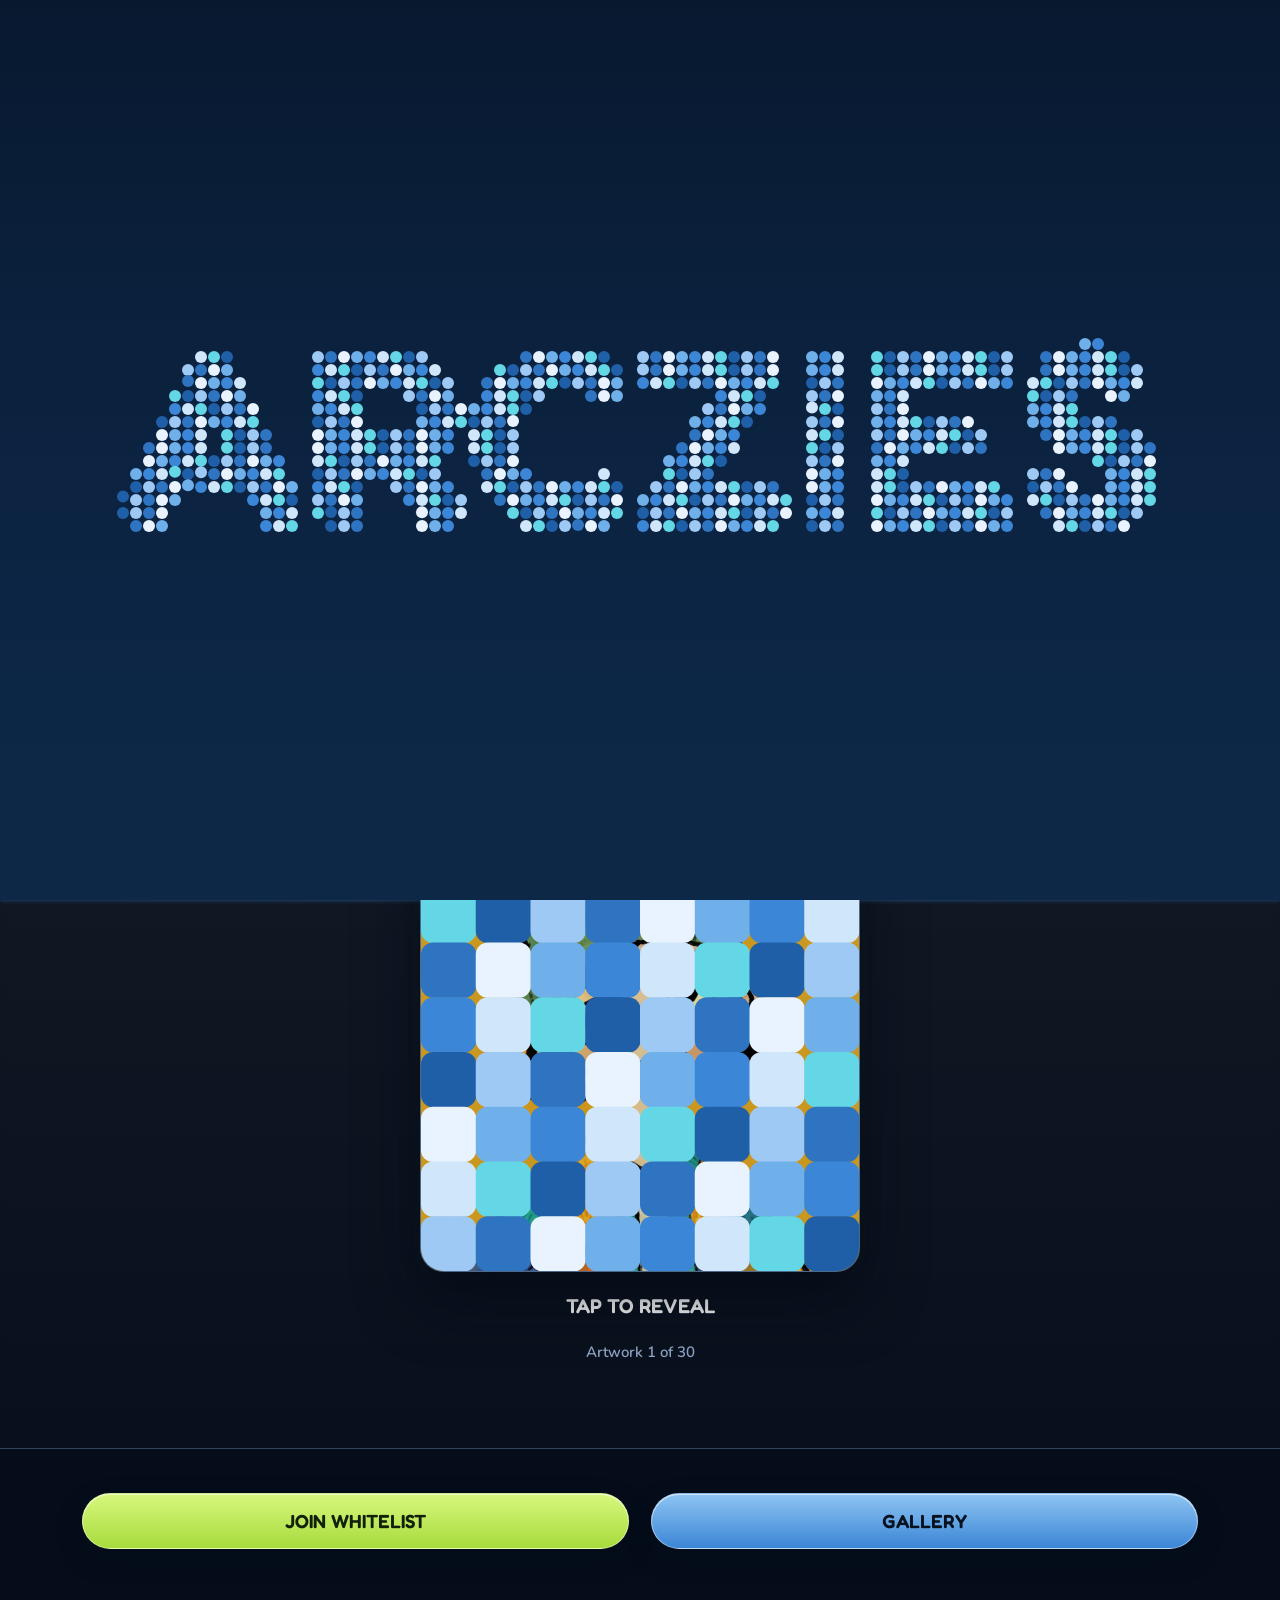
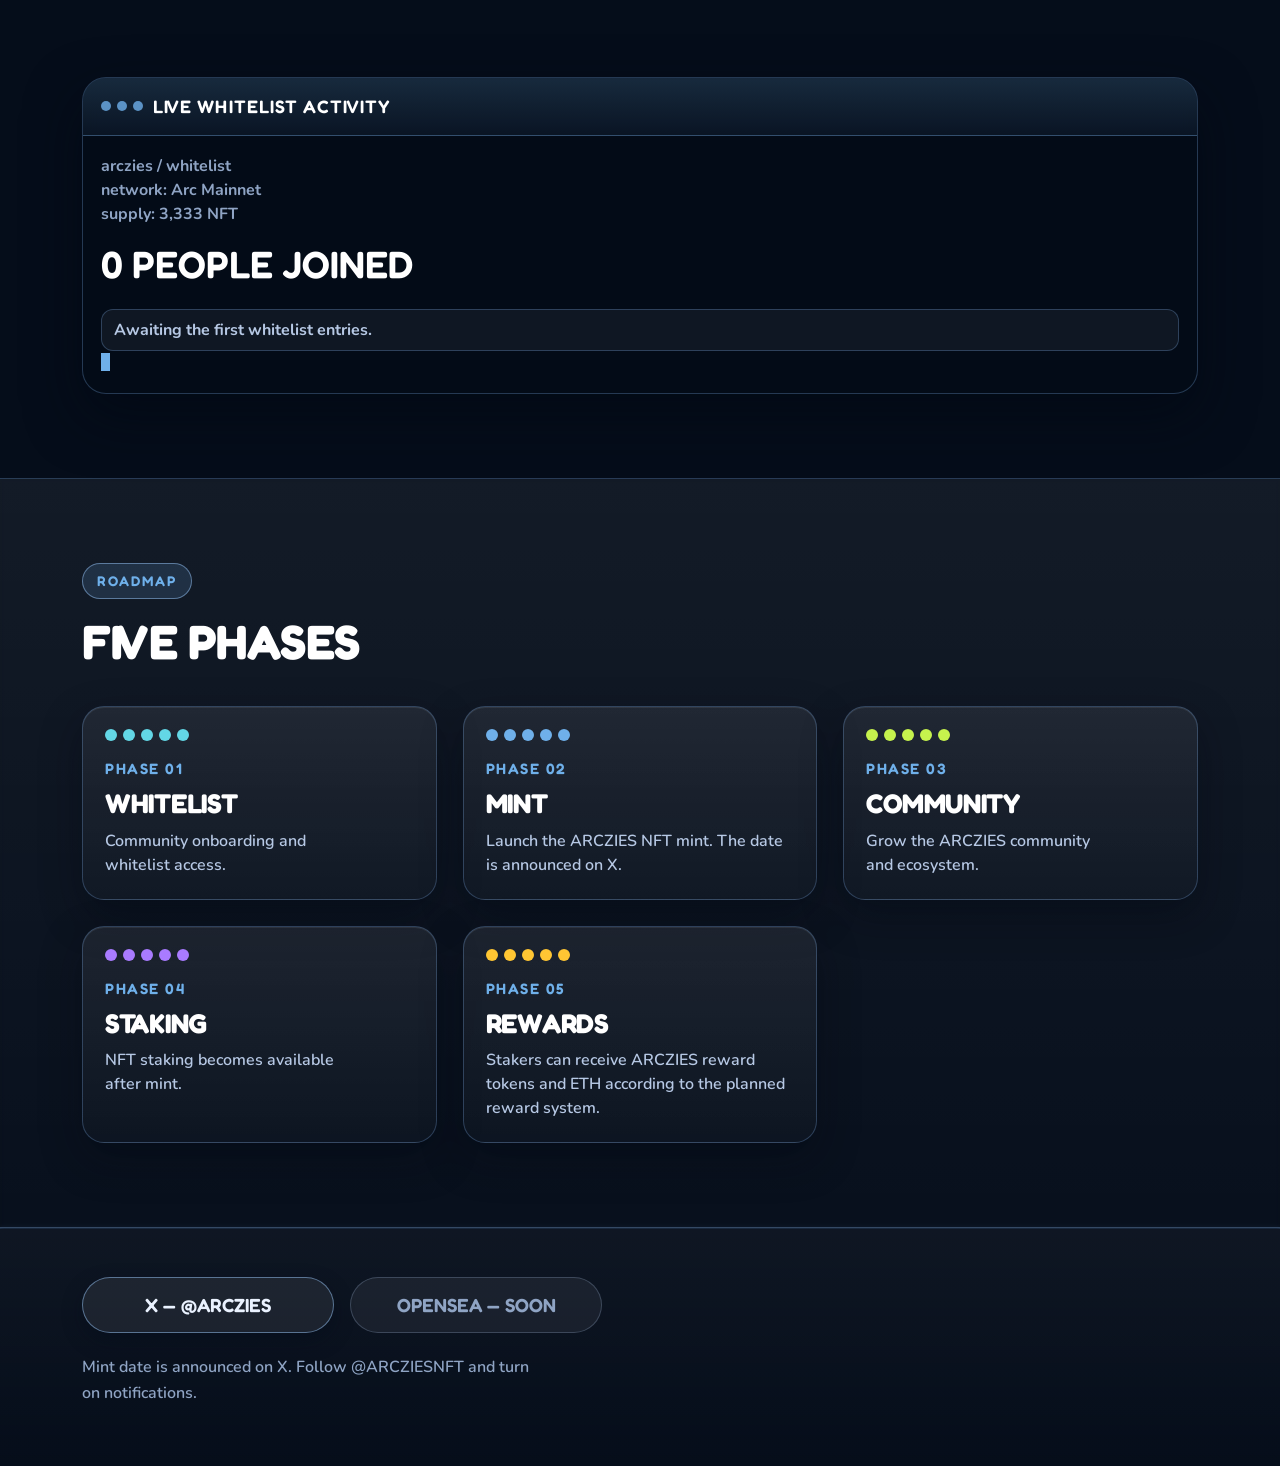
<file: index.html>
<!DOCTYPE html>
<html lang="en">
<head>
<meta charset="utf-8">
<meta name="viewport" content="width=device-width, initial-scale=1">
<title>ARCZIES 3,333 NFTs on Arc Mainnet</title>
<meta name="description" content="ARCZIES is a 3,333-piece hand-drawn character NFT collection on Arc Mainnet. Join the whitelist before mint.">
<meta property="og:title" content="ARCZIES — 3,333 NFTs on Arc Mainnet">
<meta property="og:description" content="A 3,333-piece hand-drawn character NFT collection on Arc Mainnet. Whitelist open now.">
<meta property="og:type" content="website">
<meta name="twitter:card" content="summary_large_image">
<meta name="twitter:title" content="ARCZIES — 3,333 NFTs on Arc Mainnet">
<meta name="twitter:description" content="A 3,333-piece hand-drawn character NFT collection on Arc Mainnet. Whitelist open now.">
<link rel="icon" href="assets/icons/favicon.svg" type="image/svg+xml">
<link rel="preconnect" href="https://fonts.googleapis.com">
<link rel="preconnect" href="https://fonts.gstatic.com" crossorigin>
<link href="https://fonts.googleapis.com/css2?family=Fredoka:wght@500;600;700&family=Nunito:wght@600;700;800&display=swap" rel="stylesheet">
<link rel="stylesheet" href="css/style.css">
</head>
<body data-base="">

<div id="intro" aria-hidden="true"><canvas></canvas></div>

<header class="topbar">
  <span class="brand"><img class="arc-logo" src="assets/images/arc-logo.png" width="400" height="400" alt="" style="width:26px">ARCZIES</span>
  <button class="menu-btn" id="menu-btn" type="button" aria-expanded="false" aria-controls="menu-panel" aria-label="Open menu">
    <span></span><span></span><span></span>
  </button>
</header>
<div class="rainbow-strip" aria-hidden="true"><i></i><i></i><i></i><i></i><i></i><i></i><i></i></div>

<div class="menu-panel" id="menu-panel" role="dialog" aria-modal="true" aria-label="Site menu">
  <div class="menu-card">
    <header>
      <span>MENU</span>
      <button class="menu-close" id="menu-close" type="button">CLOSE</button>
    </header>
    <nav class="menu-list">
      <a class="menu-link" href="whitelist/">WHITELIST <span class="tag">OPEN</span></a>
      <a class="menu-link" href="gallery/">GALLERY <span class="tag">VIEW</span></a>
      <a class="menu-link menu-link--locked" id="menu-staking" href="staking/">STAKING <span class="tag">LOCKED</span></a>
    </nav>
  </div>
</div>

<main>
  <!-- HERO / PROJECT INFO -->
  <section class="section hero">
    <div class="wrap">
      <p class="eyebrow">HAND-DRAWN CHARACTER NFTS</p>
      <img class="arc-logo arc-logo--hero" src="assets/images/arc-logo.png" width="400" height="400" alt="Arc network logo">
      <h1 class="h1">ARCZIES</h1>
      <p class="body-text lede">3,333 hand-drawn characters living on Arc Mainnet. Whitelist is open now — complete four social tasks and submit your wallet before mint.</p>

      <div class="info-grid">
        <div class="info-cell"><div class="k">Collection</div><div class="v">ARCZIES</div></div>
        <div class="info-cell"><div class="k">Supply</div><div class="v">3,333 NFTs</div></div>
        <div class="info-cell"><div class="k">Network</div><div class="v arc-chip"><img class="arc-logo" src="assets/images/arc-logo.png" width="400" height="400" alt="Arc network logo"><span>Arc Mainnet</span></div></div>
        <div class="info-cell"><div class="k">Category</div><div class="v">NFT Collection</div></div>
      </div>
    </div>
  </section>

  <!-- NFT REVEAL -->
  <section class="section band band--cyan">
    <div class="wrap">
      <div class="reveal-wrap">
        <p class="eyebrow" style="margin-bottom:0">MEET AN ARCZIE</p>
        <button class="reveal-stage" id="reveal-stage" type="button" aria-label="Reveal an ARCZIES artwork">
          <img id="reveal-img" alt="ARCZIES character artwork">
          <canvas id="reveal-canvas" aria-hidden="true"></canvas>
        </button>
        <p class="reveal-hint" id="reveal-hint">TAP TO REVEAL</p>
        <p class="reveal-count" id="reveal-count"></p>
      </div>
    </div>
  </section>

  <!-- MAIN ACTIONS -->
  <section class="section section--tight">
    <div class="wrap">
      <div class="btn-row">
        <a class="btn btn--purple" href="whitelist/">JOIN WHITELIST</a>
        <a class="btn" href="gallery/">GALLERY</a>
      </div>
    </div>
  </section>

  <!-- LIVE TERMINAL -->
  <section class="section">
    <div class="wrap">
      <div class="terminal">
        <div class="terminal__bar">
          <span class="dots" aria-hidden="true"><i></i><i></i><i></i></span>
          <span>LIVE WHITELIST ACTIVITY</span>
        </div>
        <div class="terminal__body" id="terminal-body">
          <div id="term-boot"></div>
          <p class="terminal__count" id="term-count" role="status">0 PEOPLE JOINED</p>
          <ul class="terminal__feed" id="term-feed"></ul>
          <span class="caret" aria-hidden="true"></span>
        </div>
      </div>
    </div>
  </section>

  <!-- ROADMAP -->
  <section class="section band band--lime">
    <div class="wrap">
      <p class="eyebrow">ROADMAP</p>
      <h2 class="h2" style="margin-bottom:clamp(24px,4vw,38px)">FIVE PHASES</h2>

      <div class="roadmap-grid">
        <article class="phase">
          <div class="phase__blocks" aria-hidden="true"><i></i><i></i><i></i><i></i><i></i></div>
          <p class="phase__no">PHASE 01</p>
          <h3 class="phase__title">WHITELIST</h3>
          <p class="phase__text">Community onboarding and whitelist access.</p>
        </article>
        <article class="phase">
          <div class="phase__blocks" aria-hidden="true"><i></i><i></i><i></i><i></i><i></i></div>
          <p class="phase__no">PHASE 02</p>
          <h3 class="phase__title">MINT</h3>
          <p class="phase__text">Launch the ARCZIES NFT mint. The date is announced on X.</p>
        </article>
        <article class="phase">
          <div class="phase__blocks" aria-hidden="true"><i></i><i></i><i></i><i></i><i></i></div>
          <p class="phase__no">PHASE 03</p>
          <h3 class="phase__title">COMMUNITY</h3>
          <p class="phase__text">Grow the ARCZIES community and ecosystem.</p>
        </article>
        <article class="phase">
          <div class="phase__blocks" aria-hidden="true"><i></i><i></i><i></i><i></i><i></i></div>
          <p class="phase__no">PHASE 04</p>
          <h3 class="phase__title">STAKING</h3>
          <p class="phase__text">NFT staking becomes available after mint.</p>
        </article>
        <article class="phase">
          <div class="phase__blocks" aria-hidden="true"><i></i><i></i><i></i><i></i><i></i></div>
          <p class="phase__no">PHASE 05</p>
          <h3 class="phase__title">REWARDS</h3>
          <p class="phase__text">Stakers can receive ARCZIES reward tokens and ETH according to the planned reward system.</p>
        </article>
      </div>
    </div>
  </section>
</main>

<footer class="footer">
  <div class="wrap">
    <div class="footer__links">
      <a class="btn btn--ghost" data-link="x-profile" href="https://x.com/ARCZIES" target="_blank" rel="noopener">X — @ARCZIES</a>
      <a class="btn btn--ghost" data-link="opensea" href="#" role="button" aria-disabled="true">OPENSEA — SOON</a>
    </div>
    <p class="footer__note">Mint date is announced on X. Follow @ARCZIESNFT and turn on notifications.</p>
  </div>
</footer>

<div id="toast-layer" aria-live="polite"></div>
<script src="js/main.js"></script>
</body>
</html>
</file>
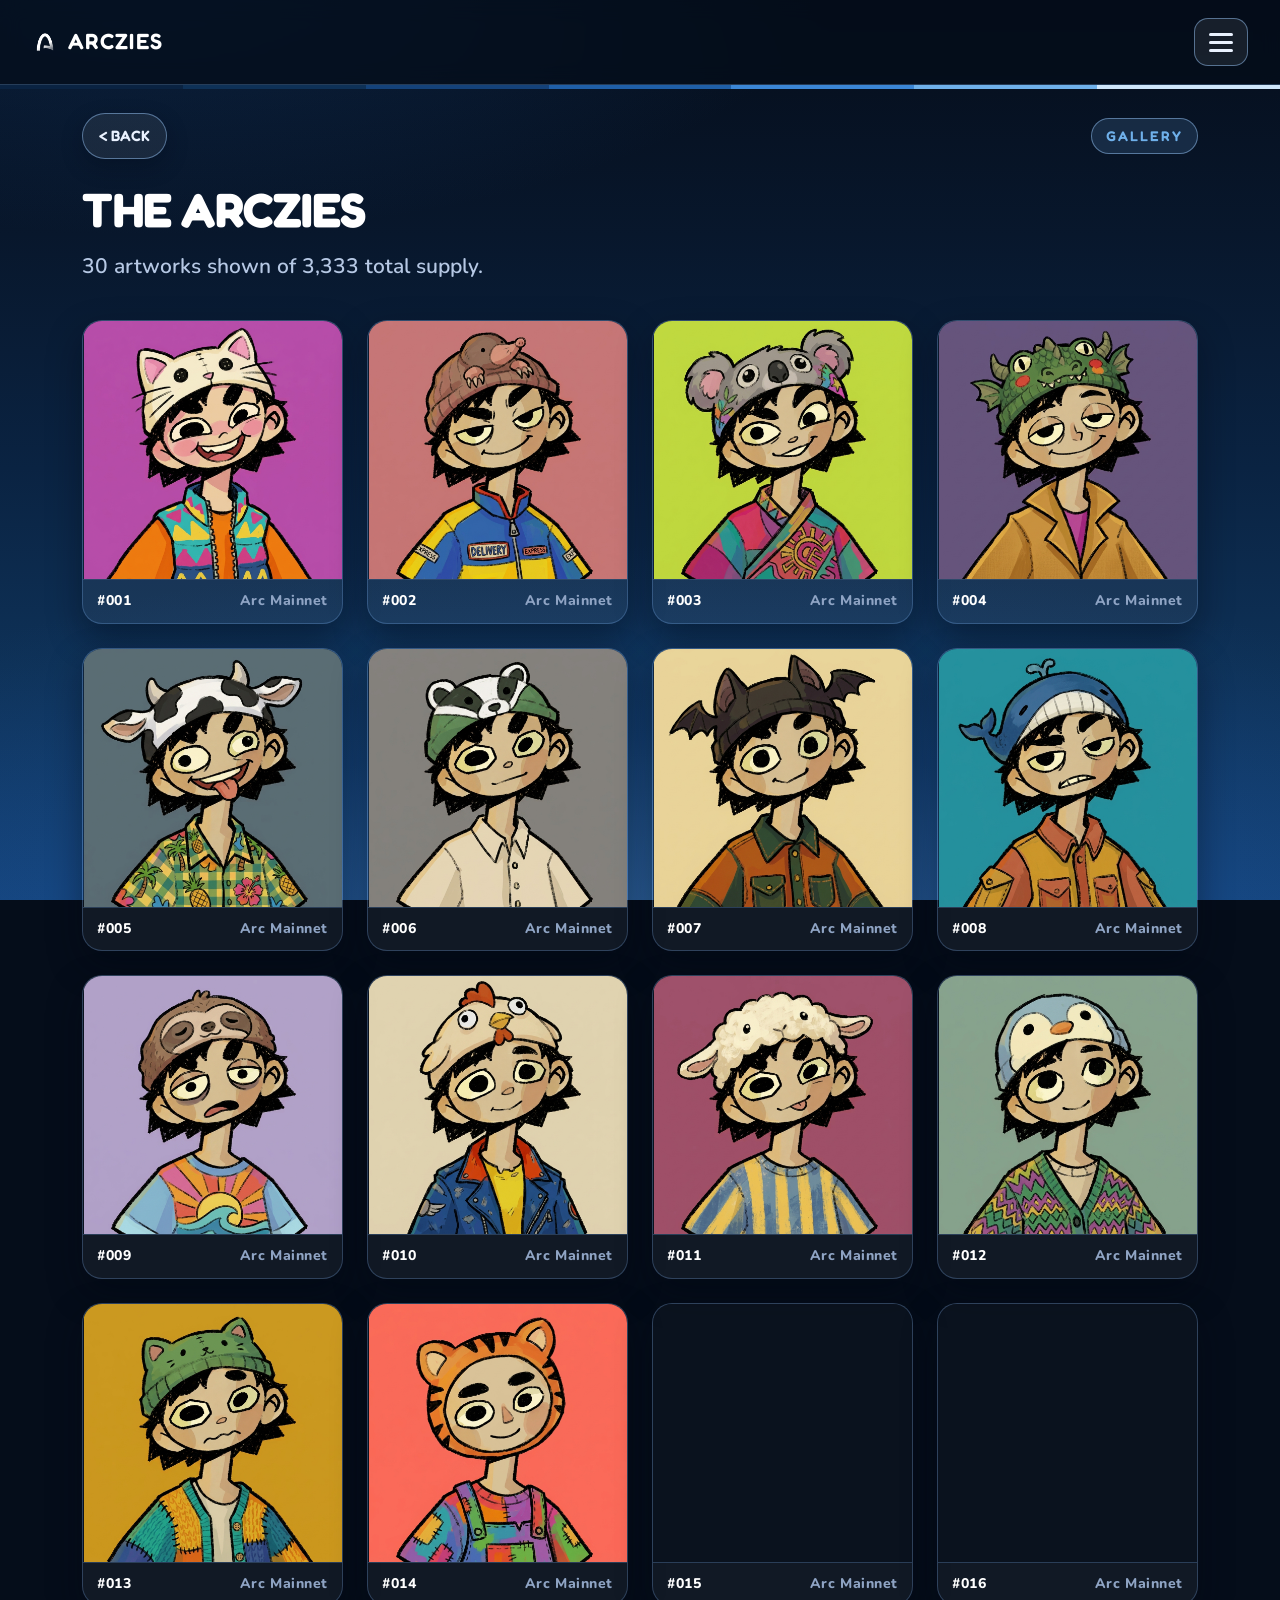
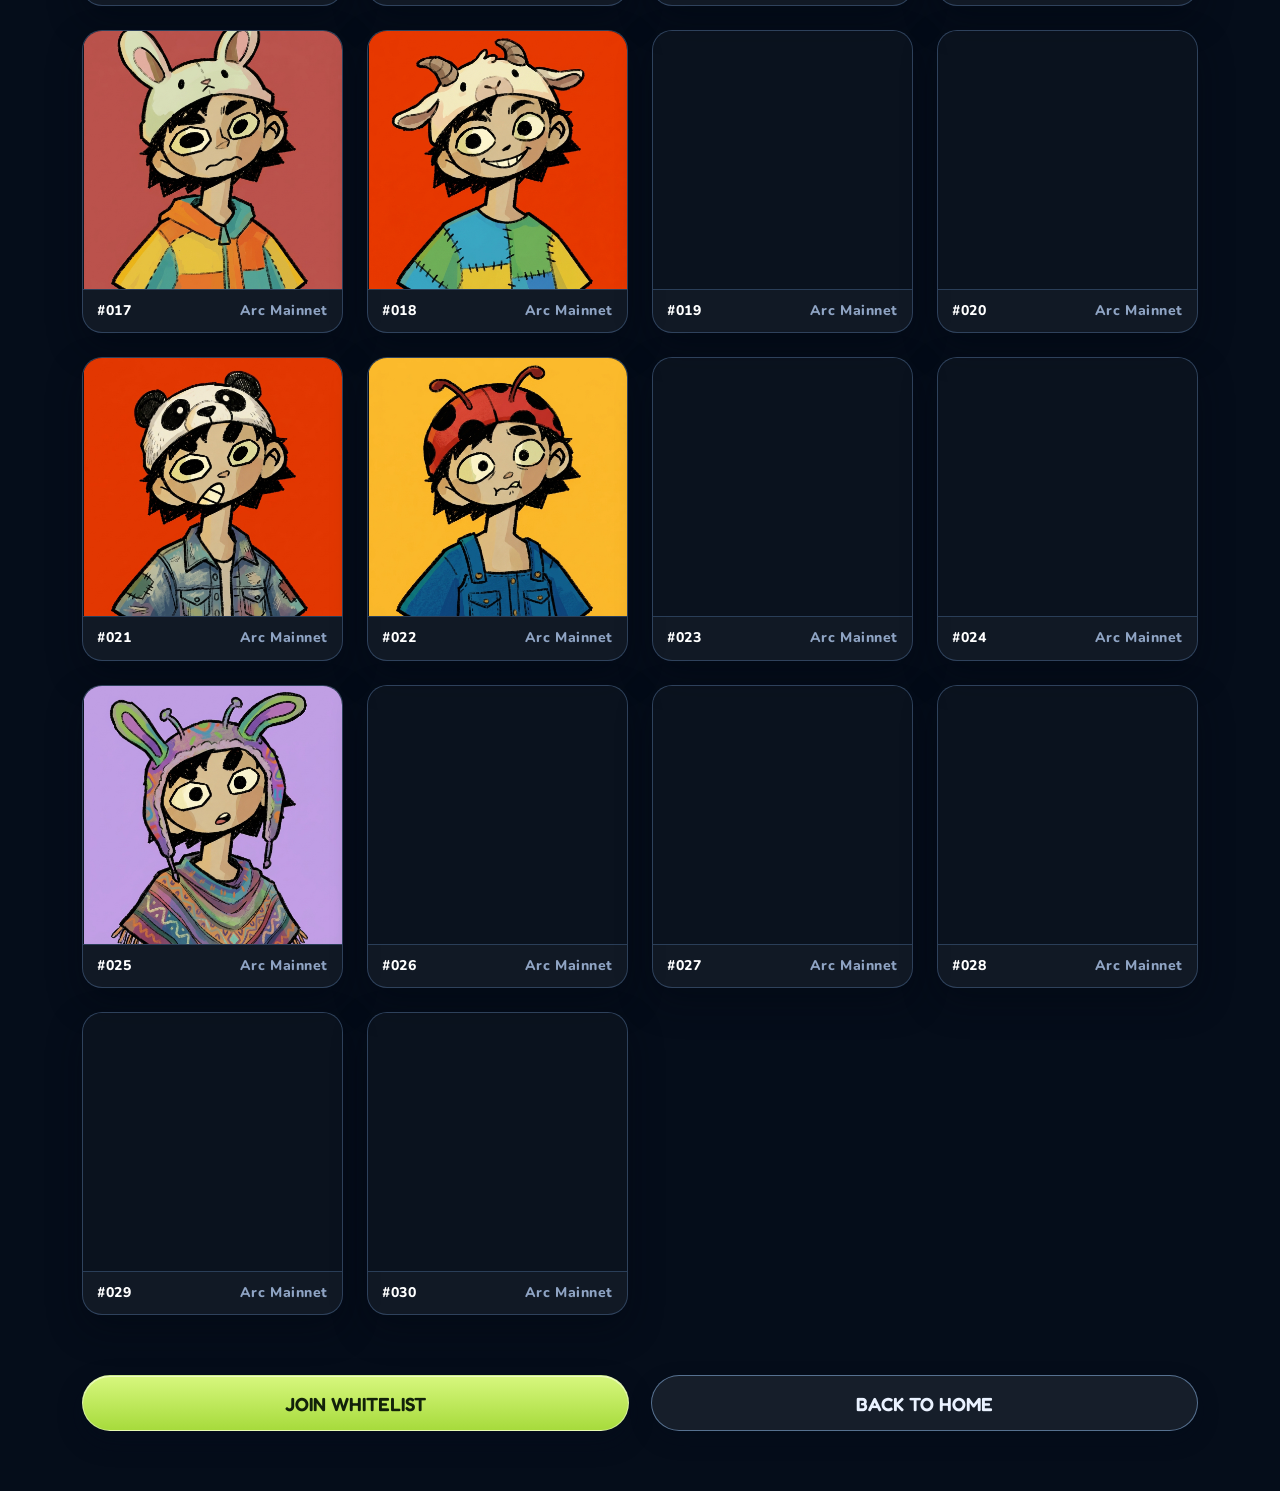
<file: gallery/index.html>
<!DOCTYPE html>
<html lang="en">
<head>
<meta charset="utf-8">
<meta name="viewport" content="width=device-width, initial-scale=1">
<title>Gallery — ARCZIES</title>
<meta name="description" content="Browse the hand-drawn ARCZIES character collection on Arc Mainnet.">
<meta property="og:title" content="Gallery — ARCZIES">
<meta property="og:description" content="Hand-drawn ARCZIES characters on Arc Mainnet.">
<link rel="icon" href="../assets/icons/favicon.svg" type="image/svg+xml">
<link rel="preconnect" href="https://fonts.googleapis.com">
<link rel="preconnect" href="https://fonts.gstatic.com" crossorigin>
<link href="https://fonts.googleapis.com/css2?family=Fredoka:wght@500;600;700&family=Nunito:wght@600;700;800&display=swap" rel="stylesheet">
<link rel="stylesheet" href="../css/style.css">
</head>
<body data-base="../">

<header class="topbar">
  <a class="brand" href="../"><img class="arc-logo" src="../assets/images/arc-logo.png" width="400" height="400" alt="" style="width:26px">ARCZIES</a>
  <button class="menu-btn" id="menu-btn" type="button" aria-expanded="false" aria-controls="menu-panel" aria-label="Open menu">
    <span></span><span></span><span></span>
  </button>
</header>
<div class="rainbow-strip" aria-hidden="true"><i></i><i></i><i></i><i></i><i></i><i></i><i></i></div>

<div class="menu-panel" id="menu-panel" role="dialog" aria-modal="true" aria-label="Site menu">
  <div class="menu-card">
    <header>
      <span>MENU</span>
      <button class="menu-close" id="menu-close" type="button">CLOSE</button>
    </header>
    <nav class="menu-list">
      <a class="menu-link" href="../whitelist/">WHITELIST <span class="tag">OPEN</span></a>
      <a class="menu-link" href="../gallery/">GALLERY <span class="tag">VIEW</span></a>
      <a class="menu-link menu-link--locked" id="menu-staking" href="../staking/">STAKING <span class="tag">LOCKED</span></a>
    </nav>
  </div>
</div>

<main class="wrap">
  <div class="page-head">
    <a class="btn btn--ghost btn--small" href="../">&lt; BACK</a>
    <p class="eyebrow">GALLERY</p>
  </div>

  <h1 class="h2" style="margin-bottom:14px">THE ARCZIES</h1>
  <p class="body-text" id="gallery-count" style="margin-bottom:clamp(24px,4vw,38px)"></p>

  <div class="gallery-grid" id="gallery-grid"></div>

  <div style="margin:clamp(34px,6vw,60px) 0">
    <div class="btn-row">
      <a class="btn btn--purple" href="../whitelist/">JOIN WHITELIST</a>
      <a class="btn btn--ghost" href="../">BACK TO HOME</a>
    </div>
  </div>
</main>

<div id="toast-layer" aria-live="polite"></div>
<script src="../js/main.js"></script>
</body>
</html>
</file>
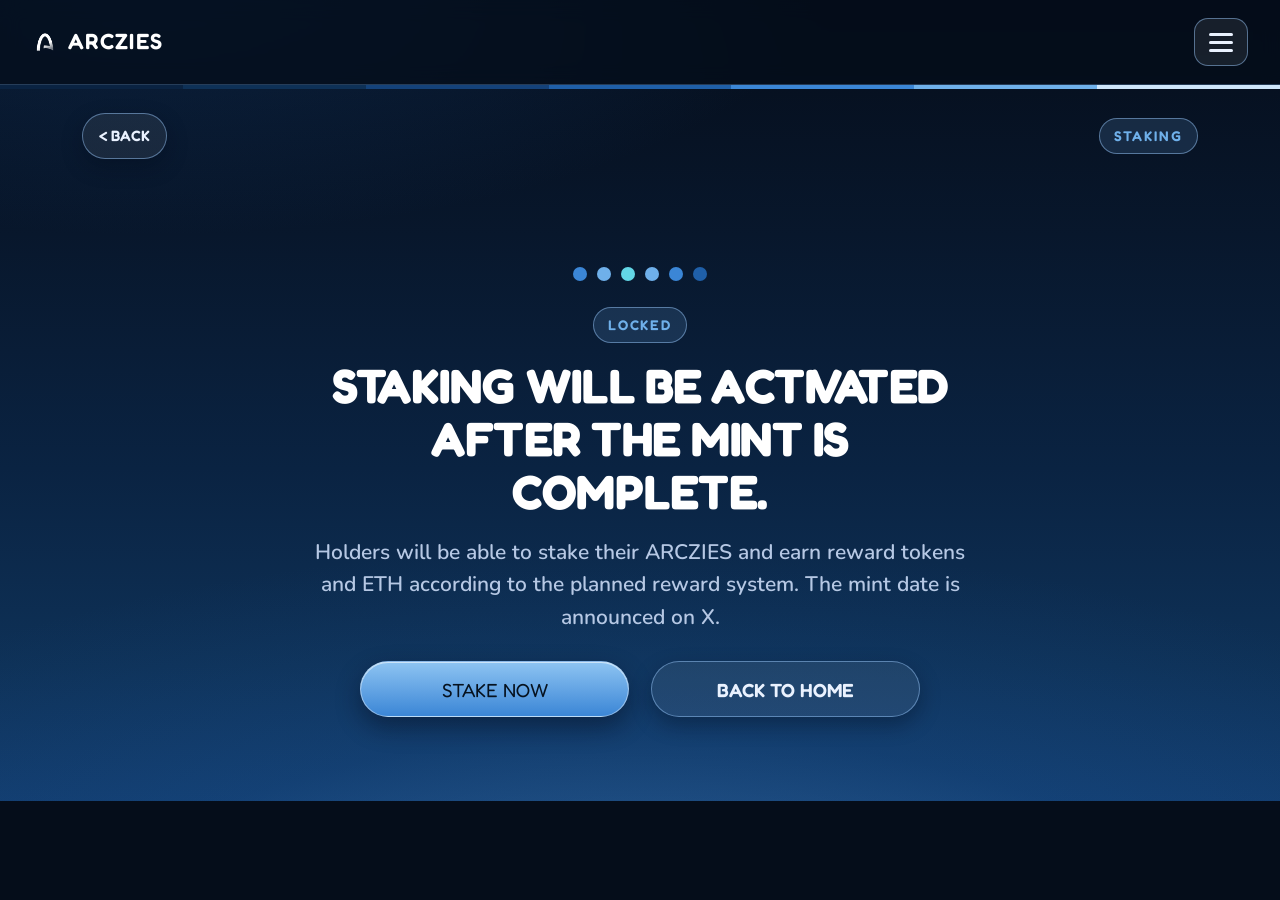
<file: staking/index.html>
<!DOCTYPE html>
<html lang="en">
<head>
<meta charset="utf-8">
<meta name="viewport" content="width=device-width, initial-scale=1">
<title>Staking — ARCZIES</title>
<meta name="description" content="ARCZIES staking will be activated after the mint is complete.">
<meta property="og:title" content="Staking — ARCZIES">
<meta property="og:description" content="Staking will be activated after the ARCZIES mint is complete.">
<link rel="icon" href="../assets/icons/favicon.svg" type="image/svg+xml">
<link rel="preconnect" href="https://fonts.googleapis.com">
<link rel="preconnect" href="https://fonts.gstatic.com" crossorigin>
<link href="https://fonts.googleapis.com/css2?family=Fredoka:wght@500;600;700&family=Nunito:wght@600;700;800&display=swap" rel="stylesheet">
<link rel="stylesheet" href="../css/style.css">
</head>
<body data-base="../">

<header class="topbar">
  <a class="brand" href="../"><img class="arc-logo" src="../assets/images/arc-logo.png" width="400" height="400" alt="" style="width:26px">ARCZIES</a>
  <button class="menu-btn" id="menu-btn" type="button" aria-expanded="false" aria-controls="menu-panel" aria-label="Open menu">
    <span></span><span></span><span></span>
  </button>
</header>
<div class="rainbow-strip" aria-hidden="true"><i></i><i></i><i></i><i></i><i></i><i></i><i></i></div>

<div class="menu-panel" id="menu-panel" role="dialog" aria-modal="true" aria-label="Site menu">
  <div class="menu-card">
    <header>
      <span>MENU</span>
      <button class="menu-close" id="menu-close" type="button">CLOSE</button>
    </header>
    <nav class="menu-list">
      <a class="menu-link" href="../whitelist/">WHITELIST <span class="tag">OPEN</span></a>
      <a class="menu-link" href="../gallery/">GALLERY <span class="tag">VIEW</span></a>
      <a class="menu-link menu-link--locked" id="menu-staking" href="../staking/">STAKING <span class="tag">LOCKED</span></a>
    </nav>
  </div>
</div>

<main class="wrap">
  <div class="page-head">
    <a class="btn btn--ghost btn--small" href="../">&lt; BACK</a>
    <p class="eyebrow">STAKING</p>
  </div>

  <section class="section locked">
    <div class="lock-blocks" aria-hidden="true"><i></i><i></i><i></i><i></i><i></i><i></i></div>
    <p class="eyebrow">LOCKED</p>
    <h1 class="h2" style="margin-bottom:18px">STAKING WILL BE ACTIVATED AFTER THE MINT IS COMPLETE.</h1>
    <p class="body-text" style="margin-bottom:28px">Holders will be able to stake their ARCZIES and earn reward tokens and ETH according to the planned reward system. The mint date is announced on X.</p>
    <div class="btn-row" style="max-width:560px;margin:0 auto">
      <button class="btn" id="staking-try" type="button">STAKE NOW</button>
      <a class="btn btn--ghost" href="../">BACK TO HOME</a>
    </div>
  </section>
</main>

<div id="toast-layer" aria-live="polite"></div>
<script src="../js/main.js"></script>
</body>
</html>
</file>
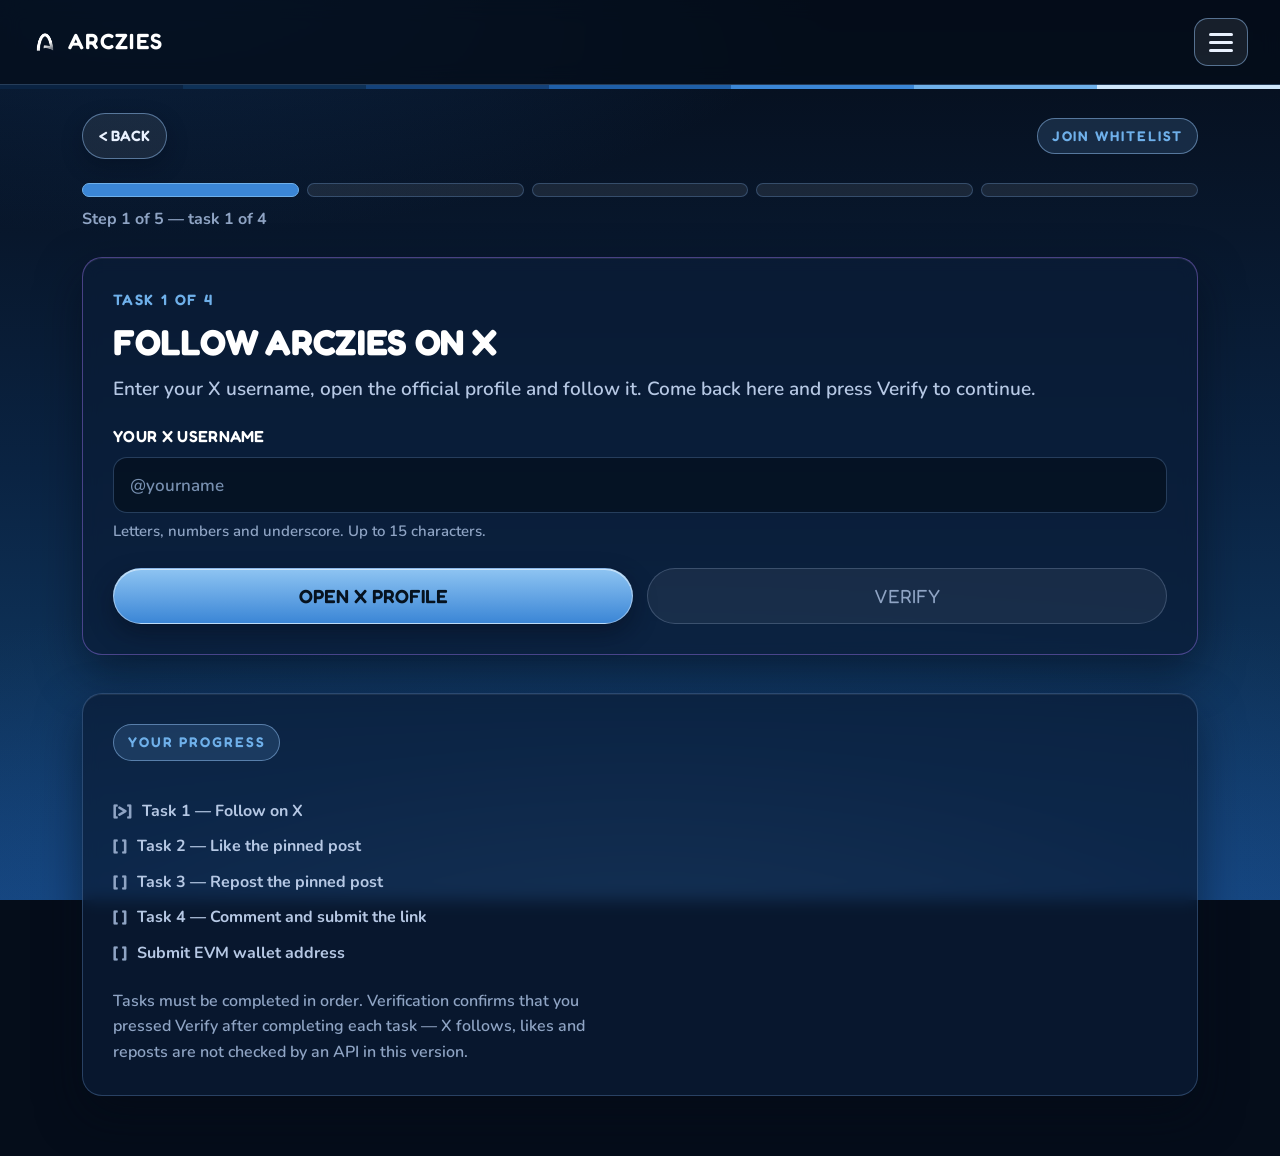
<file: whitelist/index.html>
<!DOCTYPE html>
<html lang="en">
<head>
<meta charset="utf-8">
<meta name="viewport" content="width=device-width, initial-scale=1">
<title>Join Whitelist — ARCZIES</title>
<meta name="description" content="Complete four social tasks and submit your EVM wallet to join the ARCZIES whitelist on Arc Mainnet.">
<meta property="og:title" content="Join Whitelist — ARCZIES">
<meta property="og:description" content="Four social tasks, one wallet address, a place on the ARCZIES whitelist.">
<link rel="icon" href="../assets/icons/favicon.svg" type="image/svg+xml">
<link rel="preconnect" href="https://fonts.googleapis.com">
<link rel="preconnect" href="https://fonts.gstatic.com" crossorigin>
<link href="https://fonts.googleapis.com/css2?family=Fredoka:wght@500;600;700&family=Nunito:wght@600;700;800&display=swap" rel="stylesheet">
<link rel="stylesheet" href="../css/style.css">
</head>
<body data-base="../">

<header class="topbar">
  <a class="brand" href="../"><img class="arc-logo" src="../assets/images/arc-logo.png" width="400" height="400" alt="" style="width:26px">ARCZIES</a>
  <button class="menu-btn" id="menu-btn" type="button" aria-expanded="false" aria-controls="menu-panel" aria-label="Open menu">
    <span></span><span></span><span></span>
  </button>
</header>
<div class="rainbow-strip" aria-hidden="true"><i></i><i></i><i></i><i></i><i></i><i></i><i></i></div>

<div class="menu-panel" id="menu-panel" role="dialog" aria-modal="true" aria-label="Site menu">
  <div class="menu-card">
    <header>
      <span>MENU</span>
      <button class="menu-close" id="menu-close" type="button">CLOSE</button>
    </header>
    <nav class="menu-list">
      <a class="menu-link" href="../whitelist/">WHITELIST <span class="tag">OPEN</span></a>
      <a class="menu-link" href="../gallery/">GALLERY <span class="tag">VIEW</span></a>
      <a class="menu-link menu-link--locked" id="menu-staking" href="../staking/">STAKING <span class="tag">LOCKED</span></a>
    </nav>
  </div>
</div>

<main class="wrap" id="wl">
  <div class="page-head">
    <a class="btn btn--ghost btn--small" href="../">&lt; BACK</a>
    <p class="eyebrow">JOIN WHITELIST</p>
  </div>

  <div class="progress" id="wl-progress" role="img" aria-label="Whitelist progress">
    <i></i><i></i><i></i><i></i><i></i>
  </div>
  <p class="progress-label" id="wl-progress-label" role="status">Step 1 of 5</p>

  <div class="panel panel--grape" style="margin-bottom:clamp(24px,4vw,38px)">

    <!-- TASK 1 -->
    <section class="step" data-step="1">
      <div class="step-body">
        <p class="step__no">TASK 1 OF 4</p>
        <h1 class="step__title">FOLLOW ARCZIES ON X</h1>
        <p class="step__text">Enter your X username, open the official profile and follow it. Come back here and press Verify to continue.</p>
        <div class="field">
          <label for="wl-username">YOUR X USERNAME</label>
          <input id="wl-username" type="text" inputmode="text" autocomplete="off" spellcheck="false" placeholder="@yourname">
          <p class="hint">Letters, numbers and underscore. Up to 15 characters.</p>
          <p class="err" id="wl-username-err" role="alert"></p>
        </div>
        <div class="step__actions">
          <a class="btn" id="wl-visit-1" data-link="x-profile" href="https://x.com/ARCZIES" target="_blank" rel="noopener">OPEN X PROFILE</a>
          <button class="btn btn--purple" id="wl-verify-1" type="button" disabled>VERIFY</button>
        </div>
      </div>
      <div class="loading-state">
        <div class="loadbar" aria-hidden="true"><i></i><i></i><i></i><i></i><i></i><i></i><i></i><i></i><i></i><i></i></div>
        <p role="status">CHECKING TASK 1...</p>
      </div>
    </section>

    <!-- TASK 2 -->
    <section class="step" data-step="2">
      <div class="step-body">
        <p class="step__no">TASK 2 OF 4</p>
        <h2 class="step__title">LIKE THE PINNED POST</h2>
        <p class="step__text">Open the pinned ARCZIES post on X and like it. Return here and press Verify.</p>
        <p class="task-note">Verify only becomes available after you open the post.</p>
        <div class="step__actions">
          <a class="btn" id="wl-open-2" data-link="x-post" href="https://x.com/ARCZIES" target="_blank" rel="noopener">OPEN PINNED POST</a>
          <button class="btn btn--purple" id="wl-verify-2" type="button" disabled>VERIFY</button>
        </div>
      </div>
      <div class="loading-state">
        <div class="loadbar" aria-hidden="true"><i></i><i></i><i></i><i></i><i></i><i></i><i></i><i></i><i></i><i></i></div>
        <p role="status">CHECKING TASK 2...</p>
      </div>
    </section>

    <!-- TASK 3 -->
    <section class="step" data-step="3">
      <div class="step-body">
        <p class="step__no">TASK 3 OF 4</p>
        <h2 class="step__title">REPOST THE PINNED POST</h2>
        <p class="step__text">Open the same pinned post and repost it. Return here and press Verify.</p>
        <p class="task-note">Verify only becomes available after you open the post.</p>
        <div class="step__actions">
          <a class="btn" id="wl-open-3" data-link="x-post" href="https://x.com/ARCZIES" target="_blank" rel="noopener">OPEN PINNED POST</a>
          <button class="btn btn--purple" id="wl-verify-3" type="button" disabled>VERIFY</button>
        </div>
      </div>
      <div class="loading-state">
        <div class="loadbar" aria-hidden="true"><i></i><i></i><i></i><i></i><i></i><i></i><i></i><i></i><i></i><i></i></div>
        <p role="status">CHECKING TASK 3...</p>
      </div>
    </section>

    <!-- TASK 4 -->
    <section class="step" data-step="4">
      <div class="step-body">
        <p class="step__no">TASK 4 OF 4</p>
        <h2 class="step__title">COMMENT ON THE PINNED POST</h2>
        <div class="step__text">Leave a comment on the pinned post. Your comment must:
          <ul>
            <li>Tag 3 friends</li>
            <li>Say something about ARCZIES</li>
          </ul>
        </div>
        <div class="step__actions" style="margin-bottom:22px">
          <a class="btn" id="wl-open-4" data-link="x-post" href="https://x.com/ARCZIES" target="_blank" rel="noopener">OPEN PINNED POST</a>
        </div>
        <div class="field">
          <label for="wl-comment">SUBMIT YOUR COMMENT LINK</label>
          <input id="wl-comment" type="url" inputmode="url" autocomplete="off" spellcheck="false" placeholder="https://x.com/yourname/status/1234567890">
          <p class="hint">Copy the link to your own comment on the pinned post.</p>
          <p class="err" id="wl-comment-err" role="alert"></p>
        </div>
        <div class="step__actions">
          <button class="btn btn--purple" id="wl-verify-4" type="button">VERIFY</button>
        </div>
      </div>
      <div class="loading-state">
        <div class="loadbar" aria-hidden="true"><i></i><i></i><i></i><i></i><i></i><i></i><i></i><i></i><i></i><i></i></div>
        <p role="status">CHECKING COMMENT LINK...</p>
      </div>
    </section>

    <!-- WALLET -->
    <section class="step" data-step="5">
      <div class="step-body">
        <p class="step__no">FINAL STEP</p>
        <h2 class="step__title">SUBMIT YOUR EVM WALLET</h2>
        <p class="step__text">All four tasks are done. Add the EVM wallet address that should be recorded on the whitelist.</p>
        <div class="field">
          <label for="wl-wallet">EVM WALLET ADDRESS</label>
          <input id="wl-wallet" type="text" inputmode="text" autocomplete="off" spellcheck="false" placeholder="0x0000000000000000000000000000000000000000">
          <p class="hint">Starts with 0x followed by 40 characters.</p>
          <p class="err" id="wl-wallet-err" role="alert"></p>
        </div>
        <div class="step__actions">
          <button class="btn btn--purple" id="wl-submit" type="button">SUBMIT WHITELIST ENTRY</button>
        </div>
      </div>
      <div class="loading-state">
        <div class="loadbar" aria-hidden="true"><i></i><i></i><i></i><i></i><i></i><i></i><i></i><i></i><i></i><i></i></div>
        <p role="status">SUBMITTING ENTRY...</p>
      </div>
    </section>

    <!-- SUCCESS -->
    <section class="step" data-step="6">
      <div class="step-body">
        <canvas id="success-canvas" aria-hidden="true"></canvas>
        <p class="step__no">WHITELIST COMPLETE</p>
        <h2 class="step__title">CONGRATULATIONS!</h2>
        <p class="step__text">You have successfully joined the whitelist.</p>
        <p class="step__text">We&rsquo;ll share the next updates with you through our X announcements.</p>
        <p class="step__text">Make sure you&rsquo;re following us and turn on notifications so you don&rsquo;t miss any updates.</p>
        <p class="step__text">Entry recorded for <strong id="wl-success-user">@...</strong> with wallet <strong id="wl-success-wallet">0x...</strong>.</p>
        <div class="step__actions">
          <a class="btn btn--purple" data-link="x-profile" href="https://x.com/ARCZIES" target="_blank" rel="noopener">FOLLOW @ARCZIES</a>
          <a class="btn btn--ghost" href="../">BACK TO HOME</a>
        </div>
      </div>
      <div class="loading-state">
        <div class="loadbar" aria-hidden="true"><i></i><i></i><i></i><i></i><i></i><i></i><i></i><i></i><i></i><i></i></div>
        <p role="status">LOADING...</p>
      </div>
    </section>

  </div>

  <div class="panel" style="margin-bottom:clamp(34px,6vw,60px)">
    <p class="eyebrow" style="margin-bottom:12px">YOUR PROGRESS</p>
    <ul class="done-list" id="wl-checklist">
      <li><span class="mark">[ ]</span><span>Task 1 — Follow on X</span></li>
      <li><span class="mark">[ ]</span><span>Task 2 — Like the pinned post</span></li>
      <li><span class="mark">[ ]</span><span>Task 3 — Repost the pinned post</span></li>
      <li><span class="mark">[ ]</span><span>Task 4 — Comment and submit the link</span></li>
      <li><span class="mark">[ ]</span><span>Submit EVM wallet address</span></li>
    </ul>
    <p class="footer__note">Tasks must be completed in order. Verification confirms that you pressed Verify after completing each task — X follows, likes and reposts are not checked by an API in this version.</p>
  </div>
</main>

<div id="toast-layer" aria-live="polite"></div>
<script src="../js/main.js"></script>
</body>
</html>
</file>
<file: css/style.css>
/* ==========================================================================
   ARCZIES — Arc-inspired navy/blue design system
   ========================================================================== */

:root{
  /* Arc network blues (sampled from the Arc reference) */
  --navy-900:#050d1a;
  --navy-800:#08172c;
  --navy-700:#0a2342;
  --navy-600:#0e3157;
  --navy-500:#14427a;
  --blue-400:#1f5fa8;
  --blue-300:#3b86d6;
  --blue-200:#6fb0ea;

  --ink:#eaf2ff;
  --ink-soft:#b6c8e4;
  --ink-dim:#8fa4c4;

  --panel:rgba(10,29,54,.72);
  --edge:rgba(126,176,235,.28);
  --edge-strong:rgba(150,196,245,.5);

  --lime:#c6f24d;
  --pink:#ff7bb0;
  --cyan:#63d7e6;
  --sun:#ffc633;
  --tangerine:#ff8a3d;
  --grape:#a97bff;
  --tomato:#ff5b4a;
  --leaf:#4fc07a;

  --line:2px;
  --radius:20px;

  --font-display:"Fredoka","Baloo 2",system-ui,sans-serif;
  --font-body:"Nunito",system-ui,sans-serif;
}

*,*::before,*::after{box-sizing:border-box}
html{-webkit-text-size-adjust:100%}
html,body{margin:0;padding:0;max-width:100%;overflow-x:hidden}

html{
  background:var(--navy-900);
}

body{
  position:relative;
  min-height:100%;
  color:var(--ink);
  font-family:var(--font-body);
  font-size:17px;
  line-height:1.6;
  font-weight:600;
  background:
    radial-gradient(120% 70% at 50% 108%, rgba(111,176,234,.34) 0%, rgba(31,95,168,.18) 38%, rgba(10,35,66,0) 68%),
    radial-gradient(90% 55% at 12% -8%, rgba(20,66,122,.45) 0%, rgba(8,23,44,0) 62%),
    linear-gradient(180deg, var(--navy-900) 0%, var(--navy-800) 26%, var(--navy-700) 52%, var(--navy-600) 74%, var(--navy-500) 100%);
  background-attachment:fixed;
  background-repeat:no-repeat;
}

img{max-width:100%;display:block}

a{color:var(--blue-200);text-decoration:none}
a:hover{color:var(--ink)}

h1,h2,h3,h4{
  margin:0;
  font-family:var(--font-display);
  font-weight:700;
  line-height:1.1;
  letter-spacing:-.01em;
  color:#fff;
  text-wrap:pretty;
  overflow-wrap:break-word;
}
p{margin:0;text-wrap:pretty;overflow-wrap:break-word}

:focus-visible{outline:var(--line) solid var(--blue-200);outline-offset:3px}

.sr-only{position:absolute;width:1px;height:1px;margin:-1px;padding:0;overflow:hidden;clip:rect(0 0 0 0);white-space:nowrap;border:0}

/* ---------- layout ---------- */

.wrap{width:100%;max-width:1180px;margin:0 auto;padding:0 clamp(16px,4vw,32px)}
.section{padding:clamp(40px,7vw,84px) 0}
.section--tight{padding:clamp(26px,4vw,44px) 0}

/* bands become soft depth layers rather than flat color blocks */
.band{
  border-top:1px solid var(--edge);
  border-bottom:1px solid var(--edge);
  background:linear-gradient(180deg, rgba(255,255,255,.05), rgba(255,255,255,.01));
  backdrop-filter:blur(2px);
}
.band--lime,.band--cyan,.band--sun,.band--pink{background:linear-gradient(180deg, rgba(255,255,255,.06), rgba(255,255,255,.015))}

.eyebrow{
  display:inline-block;
  font-family:var(--font-display);
  font-size:clamp(12px,2.6vw,14px);
  letter-spacing:.14em;
  text-transform:uppercase;
  background:rgba(111,176,234,.16);
  border:1px solid var(--edge-strong);
  color:var(--blue-200);
  padding:6px 14px;
  border-radius:999px;
  margin-bottom:16px;
}

.h1{font-size:clamp(40px,11vw,96px);line-height:.95}
.h2{font-size:clamp(26px,6vw,48px)}
.h3{font-size:clamp(19px,3.6vw,26px)}

.body-text{font-size:clamp(17px,2.4vw,21px);line-height:1.55;font-weight:600;color:var(--ink-soft)}

/* ---------- surface primitives ---------- */

.panel{
  background:var(--panel);
  border:1px solid var(--edge);
  border-radius:var(--radius);
  box-shadow:0 18px 44px rgba(3,10,22,.5), inset 0 1px 0 rgba(255,255,255,.07);
  padding:clamp(18px,3.4vw,30px);
  backdrop-filter:blur(8px);
}
.panel--grape{border-color:rgba(169,123,255,.4)}
.panel--ink{background:rgba(5,13,26,.8)}

.btn{
  display:inline-flex;
  align-items:center;
  justify-content:center;
  gap:10px;
  min-height:56px;
  width:100%;
  max-width:100%;
  padding:14px 20px;
  font-family:var(--font-display);
  font-size:clamp(15px,3.2vw,19px);
  line-height:1.25;
  text-align:center;
  color:#06121f;
  background:linear-gradient(180deg,#8ec4f2,#3b86d6);
  border:1px solid rgba(255,255,255,.4);
  border-radius:999px;
  box-shadow:0 10px 24px rgba(4,12,26,.45), inset 0 1px 0 rgba(255,255,255,.55);
  cursor:pointer;
  transition:transform .14s ease, box-shadow .14s ease, filter .14s ease;
  word-break:break-word;
}
.btn:hover{transform:translateY(-2px);box-shadow:0 14px 30px rgba(4,12,26,.55), inset 0 1px 0 rgba(255,255,255,.6);color:#06121f;filter:brightness(1.06)}
.btn:active{transform:translateY(0);box-shadow:0 6px 16px rgba(4,12,26,.5)}

.btn--purple{background:linear-gradient(180deg,#d7f77e,#a7db3c);color:#12210a}
.btn--purple:hover{color:#12210a}

.btn--ghost{
  background:rgba(255,255,255,.07);
  color:var(--ink);
  border:1px solid var(--edge-strong);
  box-shadow:0 8px 20px rgba(4,12,26,.35);
}
.btn--ghost:hover{color:#fff;background:rgba(255,255,255,.12)}

.btn--small{min-height:46px;font-size:clamp(13px,2.6vw,15px);padding:10px 16px}

.btn[disabled],.btn[aria-disabled="true"]{
  background:rgba(255,255,255,.06);
  color:var(--ink-dim);
  border-color:rgba(143,164,196,.3);
  box-shadow:none;
  cursor:not-allowed;
}
.btn[disabled]:hover,.btn[aria-disabled="true"]:hover{transform:none;color:var(--ink-dim);filter:none;box-shadow:none}

.btn-row{display:grid;gap:clamp(16px,3vw,22px);grid-template-columns:1fr}
@media (min-width:640px){.btn-row{grid-template-columns:1fr 1fr}}

.field{display:flex;flex-direction:column;gap:8px;margin-bottom:18px}
.field label{font-family:var(--font-display);font-size:clamp(14px,2.6vw,16px);letter-spacing:.02em;color:#fff}
.field input{
  width:100%;min-height:56px;padding:12px 16px;
  font-family:var(--font-body);font-size:17px;font-weight:700;
  color:var(--ink);background:rgba(4,12,24,.6);
  border:1px solid var(--edge);border-radius:14px;
}
.field input:focus{background:rgba(4,12,24,.8);outline:none;border-color:var(--blue-300);box-shadow:0 0 0 3px rgba(59,134,214,.25)}
.field input::placeholder{color:#7890b0;font-weight:600}
.field .hint{font-size:15px;line-height:1.4;color:var(--ink-dim)}
.field .err{font-size:16px;font-weight:700;color:#ff8f84}

/* accent strip — Arc blues with a single warm spark */
.rainbow-strip{display:flex;height:4px;width:100%}
.rainbow-strip i{flex:1}
.rainbow-strip i:nth-child(1){background:var(--navy-700)}
.rainbow-strip i:nth-child(2){background:var(--navy-600)}
.rainbow-strip i:nth-child(3){background:var(--navy-500)}
.rainbow-strip i:nth-child(4){background:var(--blue-400)}
.rainbow-strip i:nth-child(5){background:var(--blue-300)}
.rainbow-strip i:nth-child(6){background:var(--blue-200)}
.rainbow-strip i:nth-child(7){background:#cfe6fb}

/* ---------- Arc network logo ---------- */

.arc-logo{
  width:clamp(30px,5vw,42px);
  height:auto;
  aspect-ratio:1/1;
  object-fit:contain;
  flex:0 0 auto;
}
.arc-logo--hero{width:clamp(52px,8vw,72px);margin-bottom:14px}
.arc-chip{display:flex;align-items:center;gap:12px}

/* ---------- intro ---------- */

#intro{
  position:fixed;inset:0;z-index:9999;
  background:linear-gradient(180deg,var(--navy-900),var(--navy-600));
}
#intro canvas{display:block;width:100%;height:100%}
#intro.is-done{opacity:0;pointer-events:none;transition:opacity .4s ease}
body.intro-lock{overflow:hidden}

/* ---------- menu ---------- */

.topbar{
  position:sticky;top:0;z-index:60;
  display:flex;align-items:center;justify-content:space-between;gap:12px;
  padding:clamp(12px,2.4vw,18px) clamp(16px,4vw,32px);
  background:rgba(5,13,26,.72);
  border-bottom:1px solid var(--edge);
  backdrop-filter:blur(10px);
}
.brand{
  display:flex;align-items:center;gap:10px;
  font-family:var(--font-display);
  font-size:clamp(17px,3.4vw,22px);
  letter-spacing:.06em;
  color:#fff;
}
.brand:hover{color:#fff}
.menu-btn{
  display:flex;flex-direction:column;justify-content:center;gap:5px;
  padding:0 14px;width:auto;min-height:48px;
  background:rgba(255,255,255,.08);
  border:1px solid var(--edge-strong);
  border-radius:14px;
  cursor:pointer;
  transition:background .14s ease, transform .14s ease;
}
.menu-btn span{display:block;width:24px;height:3px;background:var(--ink);border-radius:4px}
.menu-btn:hover{background:rgba(255,255,255,.16);transform:translateY(-1px)}

.menu-panel{
  position:fixed;inset:0;z-index:200;display:none;
  background:rgba(3,9,18,.82);
  backdrop-filter:blur(6px);
  padding:clamp(16px,5vw,40px);overflow-y:auto;
}
.menu-panel.is-open{display:flex;align-items:flex-start;justify-content:center}
.menu-card{
  width:100%;max-width:420px;
  margin-top:clamp(20px,8vh,80px);
  background:linear-gradient(180deg,rgba(14,49,87,.96),rgba(8,23,44,.96));
  border:1px solid var(--edge-strong);
  border-radius:24px;
  box-shadow:0 30px 70px rgba(2,7,16,.6);
  overflow:hidden;
  animation:menuIn .2s ease both;
}
@keyframes menuIn{from{transform:translateY(-14px) scale(.98);opacity:0}to{transform:none;opacity:1}}
.menu-card header{
  display:flex;align-items:center;justify-content:space-between;gap:12px;
  padding:16px 18px;
  background:rgba(255,255,255,.06);
  border-bottom:1px solid var(--edge);
  font-family:var(--font-display);font-size:18px;letter-spacing:.1em;color:#fff;
}
.menu-close{
  background:rgba(255,255,255,.1);color:var(--ink);
  border:1px solid var(--edge-strong);border-radius:999px;
  font-family:var(--font-display);font-size:14px;padding:8px 14px;min-height:42px;
  cursor:pointer;width:auto;
}
.menu-close:hover{background:rgba(255,255,255,.2)}
.menu-list{display:flex;flex-direction:column;gap:14px;padding:18px}
.menu-link{
  display:flex;align-items:center;justify-content:space-between;gap:12px;
  width:100%;min-height:58px;padding:14px 18px;
  font-family:var(--font-display);font-size:clamp(17px,3.4vw,20px);
  background:rgba(255,255,255,.06);color:#fff;
  border:1px solid var(--edge);border-radius:16px;
  cursor:pointer;text-align:left;
  transition:transform .14s ease, background .14s ease, border-color .14s ease;
}
.menu-link:hover{color:#fff;transform:translateY(-2px);background:rgba(111,176,234,.18);border-color:var(--edge-strong)}
.menu-link .tag{font-family:var(--font-body);font-size:13px;font-weight:800;letter-spacing:.1em;color:var(--ink-dim)}
.menu-link--locked{background:rgba(255,255,255,.03);color:var(--ink-dim);border-color:rgba(143,164,196,.22)}
.menu-link--locked:hover{background:rgba(255,255,255,.05);color:var(--ink-dim);transform:none}

/* ---------- toast ---------- */

#toast-layer{
  position:fixed;z-index:900;left:0;right:0;bottom:0;
  display:flex;flex-direction:column;align-items:center;gap:10px;
  padding:clamp(12px,3vw,24px);pointer-events:none;
}
.toast{
  width:100%;max-width:520px;
  background:linear-gradient(180deg,rgba(14,49,87,.97),rgba(6,17,33,.97));
  color:var(--ink);
  border:1px solid var(--edge-strong);border-radius:18px;
  box-shadow:0 20px 50px rgba(2,7,16,.6);
  padding:14px 18px;font-size:16px;line-height:1.4;
  animation:toastIn .2s ease both;
}
.toast strong{font-family:var(--font-display);font-size:15px;display:block;margin-bottom:6px;color:var(--blue-200)}
.toast.is-out{animation:toastOut .22s ease both}
@keyframes toastIn{from{transform:translateY(14px);opacity:0}to{transform:none;opacity:1}}
@keyframes toastOut{to{transform:translateY(10px);opacity:0}}

/* ---------- hero / info ---------- */

.hero{padding-top:clamp(28px,5vw,58px)}
.hero .h1{margin-bottom:18px;text-shadow:0 8px 30px rgba(2,8,18,.5)}
.hero .lede{max-width:54ch}

.info-grid{
  display:grid;gap:clamp(14px,2.4vw,20px);
  grid-template-columns:repeat(auto-fit,minmax(min(100%,210px),1fr));
  margin-top:clamp(26px,4vw,40px);
}
.info-cell{
  border:1px solid var(--edge);border-radius:18px;
  padding:18px;
  background:linear-gradient(180deg,rgba(255,255,255,.07),rgba(255,255,255,.02));
  box-shadow:inset 0 1px 0 rgba(255,255,255,.08);
}
.info-cell .k{font-size:13px;font-weight:800;letter-spacing:.12em;text-transform:uppercase;color:var(--ink-dim);margin-bottom:8px}
.info-cell .v{font-family:var(--font-display);font-size:clamp(19px,3.6vw,24px);color:#fff}

/* ---------- NFT reveal ---------- */

.reveal-wrap{display:flex;flex-direction:column;align-items:center;gap:18px}
.reveal-stage{
  position:relative;width:100%;max-width:440px;aspect-ratio:1/1;
  border:1px solid var(--edge-strong);border-radius:24px;
  box-shadow:0 26px 60px rgba(2,8,18,.6), inset 0 1px 0 rgba(255,255,255,.1);
  background:rgba(4,12,24,.55);cursor:pointer;padding:0;overflow:hidden;
}
.reveal-stage img{
  position:absolute;inset:0;width:100%;height:100%;
  object-fit:contain;
}
.reveal-stage canvas{position:absolute;inset:0;width:100%;height:100%}
.reveal-hint{font-family:var(--font-display);font-size:clamp(16px,3.2vw,20px);text-align:center;color:#fff}
.reveal-count{font-size:15px;color:var(--ink-dim);text-align:center}

/* ---------- terminal ---------- */

.terminal{
  background:rgba(4,12,24,.7);
  border:1px solid var(--edge);border-radius:24px;
  box-shadow:0 22px 54px rgba(2,8,18,.55);
  overflow:hidden;
  backdrop-filter:blur(8px);
}
.terminal__bar{
  display:flex;align-items:center;gap:10px;flex-wrap:wrap;
  padding:14px 18px;
  background:linear-gradient(180deg,rgba(111,176,234,.18),rgba(111,176,234,.06));
  border-bottom:1px solid var(--edge);
  color:#fff;
  font-family:var(--font-display);font-size:clamp(15px,2.8vw,18px);letter-spacing:.06em;
}
.terminal__bar .dots{display:flex;gap:6px}
.terminal__bar .dots i{width:10px;height:10px;border-radius:50%;background:var(--blue-200);opacity:.8}
.terminal__bar span:not(.dots){white-space:nowrap}
.terminal__body{padding:18px;font-size:16px;line-height:1.5;color:var(--ink-soft)}
#term-boot{color:var(--ink-dim);font-weight:700}
.terminal__count{
  font-family:var(--font-display);
  font-size:clamp(22px,5.6vw,38px);
  color:#fff;margin:10px 0 16px;overflow-wrap:break-word;
}
.terminal__feed{list-style:none;margin:0;padding:0;display:flex;flex-direction:column;gap:8px}
.terminal__feed li{
  background:rgba(255,255,255,.05);border:1px solid var(--edge);border-radius:12px;
  padding:8px 12px;overflow-wrap:break-word;font-weight:700;color:var(--ink-soft);
}
.terminal__feed li b{font-family:var(--font-display);font-weight:700;color:var(--blue-200)}
.caret{display:inline-block;width:9px;height:18px;background:var(--blue-200);vertical-align:-3px;animation:blink 1s steps(2,end) infinite}
@keyframes blink{50%{opacity:0}}

/* ---------- roadmap ---------- */

.roadmap-grid{
  display:grid;gap:clamp(18px,3vw,26px);
  grid-template-columns:repeat(auto-fit,minmax(min(100%,270px),1fr));
}
.phase{
  background:linear-gradient(180deg,rgba(255,255,255,.07),rgba(255,255,255,.02));
  border:1px solid var(--edge);border-radius:22px;
  box-shadow:0 16px 40px rgba(2,8,18,.4), inset 0 1px 0 rgba(255,255,255,.08);
  padding:22px;opacity:0;transform:translateY(14px);
}
.phase.is-in{opacity:1;transform:none;transition:opacity .4s ease,transform .4s cubic-bezier(.2,1.3,.4,1)}
.phase__blocks{display:flex;gap:6px;margin-bottom:16px}
.phase__blocks i{width:12px;height:12px;border-radius:50%;background:var(--blue-300)}
.phase.is-in .phase__blocks i{animation:pop .4s cubic-bezier(.2,1.6,.4,1) both}
.phase__blocks i:nth-child(1){animation-delay:.03s}
.phase__blocks i:nth-child(2){animation-delay:.08s}
.phase__blocks i:nth-child(3){animation-delay:.13s}
.phase__blocks i:nth-child(4){animation-delay:.18s}
.phase__blocks i:nth-child(5){animation-delay:.23s}
@keyframes pop{from{transform:scale(0)}to{transform:scale(1)}}
.phase__no{font-family:var(--font-display);font-size:15px;letter-spacing:.1em;color:var(--blue-200);margin-bottom:8px}
.phase__title{font-size:clamp(21px,4vw,27px);margin-bottom:10px}
.phase__text{font-size:16px;line-height:1.5;color:var(--ink-soft)}
.phase:nth-child(5n+1) .phase__blocks i{background:var(--cyan)}
.phase:nth-child(5n+2) .phase__blocks i{background:var(--blue-200)}
.phase:nth-child(5n+3) .phase__blocks i{background:var(--lime)}
.phase:nth-child(5n+4) .phase__blocks i{background:var(--grape)}
.phase:nth-child(5n+5) .phase__blocks i{background:var(--sun)}

/* ---------- footer ---------- */

.footer{
  border-top:1px solid var(--edge);
  padding:clamp(28px,5vw,48px) 0 clamp(34px,6vw,60px);
  background:linear-gradient(180deg,rgba(255,255,255,.04),rgba(5,13,26,.5));
}
.footer__links{display:grid;gap:16px;grid-template-columns:1fr;max-width:520px}
@media (min-width:560px){.footer__links{grid-template-columns:1fr 1fr}}
.footer__note{font-size:16px;color:var(--ink-dim);margin-top:22px;max-width:52ch}

/* ---------- page header (sub pages) ---------- */

.page-head{
  display:flex;align-items:center;justify-content:space-between;gap:14px;flex-wrap:wrap;
  padding:clamp(16px,3vw,24px) 0;
}
.page-head .btn{width:auto}
.page-head .eyebrow{margin:0;white-space:nowrap}
@media (max-width:479px){.page-head .btn{width:100%}}

/* ---------- whitelist ---------- */

.progress{display:flex;gap:8px;flex-wrap:wrap;margin-bottom:10px}
.progress i{
  flex:1 1 36px;height:14px;border-radius:999px;
  background:rgba(255,255,255,.08);border:1px solid var(--edge);
}
.progress i.is-active{background:var(--blue-300);border-color:var(--blue-200)}
.progress i.is-done{background:var(--leaf);border-color:var(--leaf)}
.progress-label{font-size:16px;color:var(--ink-dim);margin-bottom:24px;font-weight:700}

.step{display:none}
.step.is-current{display:block}
.step__no{font-family:var(--font-display);font-size:15px;letter-spacing:.12em;color:var(--blue-200);margin-bottom:10px}
.step__title{font-size:clamp(24px,5vw,36px);margin-bottom:14px}
.step__text{font-size:clamp(16px,2.4vw,19px);line-height:1.5;color:var(--ink-soft);margin-bottom:20px}
.step__text strong{color:#fff}
.step__text ul{margin:10px 0 0;padding-left:22px}
.step__actions{display:grid;gap:14px;grid-template-columns:1fr;margin-top:6px}
@media (min-width:600px){.step__actions{grid-template-columns:1fr 1fr}}

.task-note{
  background:rgba(99,215,230,.12);color:var(--ink);
  border:1px solid rgba(99,215,230,.4);border-radius:14px;
  padding:12px 16px;margin-bottom:20px;font-size:16px;line-height:1.4;font-weight:700;
}

.loadbar{display:flex;gap:6px;margin:18px 0}
.loadbar i{flex:1;height:16px;border-radius:999px;background:rgba(255,255,255,.07);border:1px solid var(--edge)}
.loadbar i.on{background:var(--blue-300);border-color:var(--blue-200)}
.loading-state{display:none;text-align:center}
.loading-state.is-on{display:block}
.loading-state p{font-family:var(--font-display);font-size:clamp(17px,3.2vw,21px);color:#fff}

.done-list{list-style:none;margin:26px 0 0;padding:0;display:flex;flex-direction:column;gap:10px}
.done-list li{font-size:16px;color:var(--ink-soft);display:flex;gap:10px;align-items:baseline;font-weight:700}
.done-list li .mark{font-family:var(--font-display);font-size:15px;color:var(--ink-dim)}
.done-list li.done{color:#fff}
.done-list li.done .mark{color:var(--leaf)}

#success-canvas{
  display:block;width:100%;height:180px;
  border:1px solid var(--edge-strong);border-radius:18px;
  background:var(--navy-700);margin-bottom:22px;
}

/* ---------- gallery ---------- */

.gallery-grid{
  display:grid;gap:clamp(14px,2.6vw,24px);
  grid-template-columns:repeat(auto-fill,minmax(min(100%,150px),1fr));
}
@media (min-width:700px){.gallery-grid{grid-template-columns:repeat(auto-fill,minmax(210px,1fr))}}
.card{
  border:1px solid var(--edge);border-radius:20px;
  background:rgba(255,255,255,.05);overflow:hidden;
  box-shadow:0 14px 34px rgba(2,8,18,.4);
  transition:transform .16s ease, box-shadow .16s ease, border-color .16s ease;
}
.card:hover{transform:translateY(-4px);box-shadow:0 22px 46px rgba(2,8,18,.55);border-color:var(--edge-strong)}
.card__img{aspect-ratio:1/1;background:rgba(4,12,24,.5);border-bottom:1px solid var(--edge)}
.card__img img{width:100%;height:100%;object-fit:contain}
.card__foot{
  display:flex;justify-content:space-between;gap:8px;padding:10px 14px;
  font-size:14px;font-weight:800;letter-spacing:.04em;color:#fff;
}
.card__foot span:last-child{color:var(--ink-dim)}

/* ---------- staking locked ---------- */

.locked{text-align:center;max-width:660px;margin:0 auto}
.lock-blocks{display:flex;justify-content:center;gap:10px;margin-bottom:26px}
.lock-blocks i{
  width:14px;height:14px;border-radius:50%;
  background:var(--blue-300);
  animation:wave 1.4s ease-in-out infinite;
}
.lock-blocks i:nth-child(2){background:var(--blue-200);animation-delay:.1s}
.lock-blocks i:nth-child(3){background:var(--cyan);animation-delay:.2s}
.lock-blocks i:nth-child(4){background:var(--blue-200);animation-delay:.3s}
.lock-blocks i:nth-child(5){background:var(--blue-300);animation-delay:.4s}
.lock-blocks i:nth-child(6){background:var(--blue-400);animation-delay:.5s}
@keyframes wave{50%{transform:translateY(-10px)}}

@media (prefers-reduced-motion:reduce){
  *,*::before,*::after{animation-duration:.01ms !important;animation-iteration-count:1 !important;transition-duration:.01ms !important}
  .phase{opacity:1;transform:none}
}
</file>
